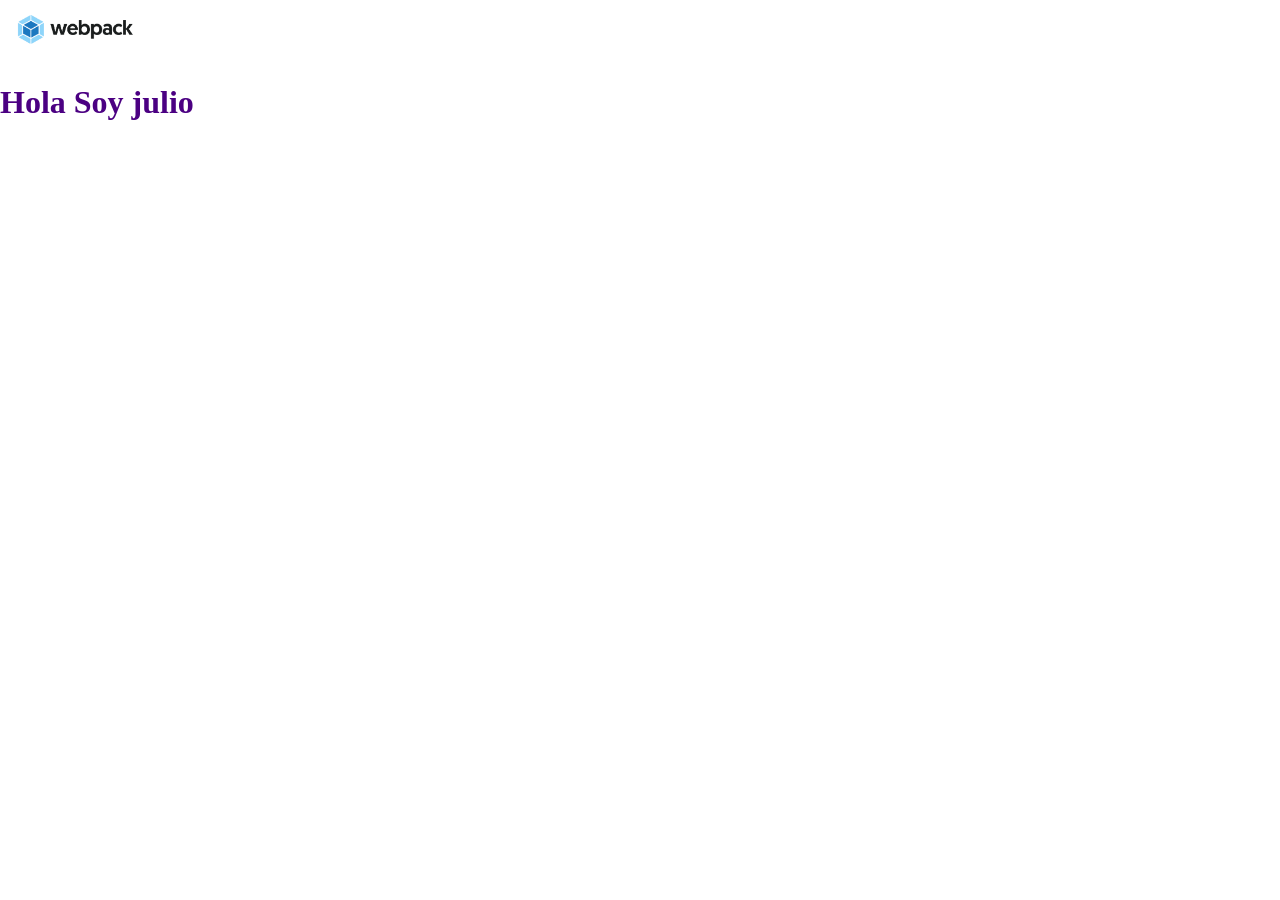
<file: docs/index.html>
<!doctype html><html lang="en"><head><meta charset="UTF-8"><meta http-equiv="X-UA-Compatible" content="IE=edge"><meta name="viewport" content="width=device-width,initial-scale=1"><title>WebPack</title><script defer="defer" src="main.77d2cf8f993a83f96064.js"></script><link href="main.ddd1004809e43602ad0b.css" rel="stylesheet"></head><body><img src="assets/imgs/webpack-logo.png" alt="WebPacklogo"/></body></html>
</file>
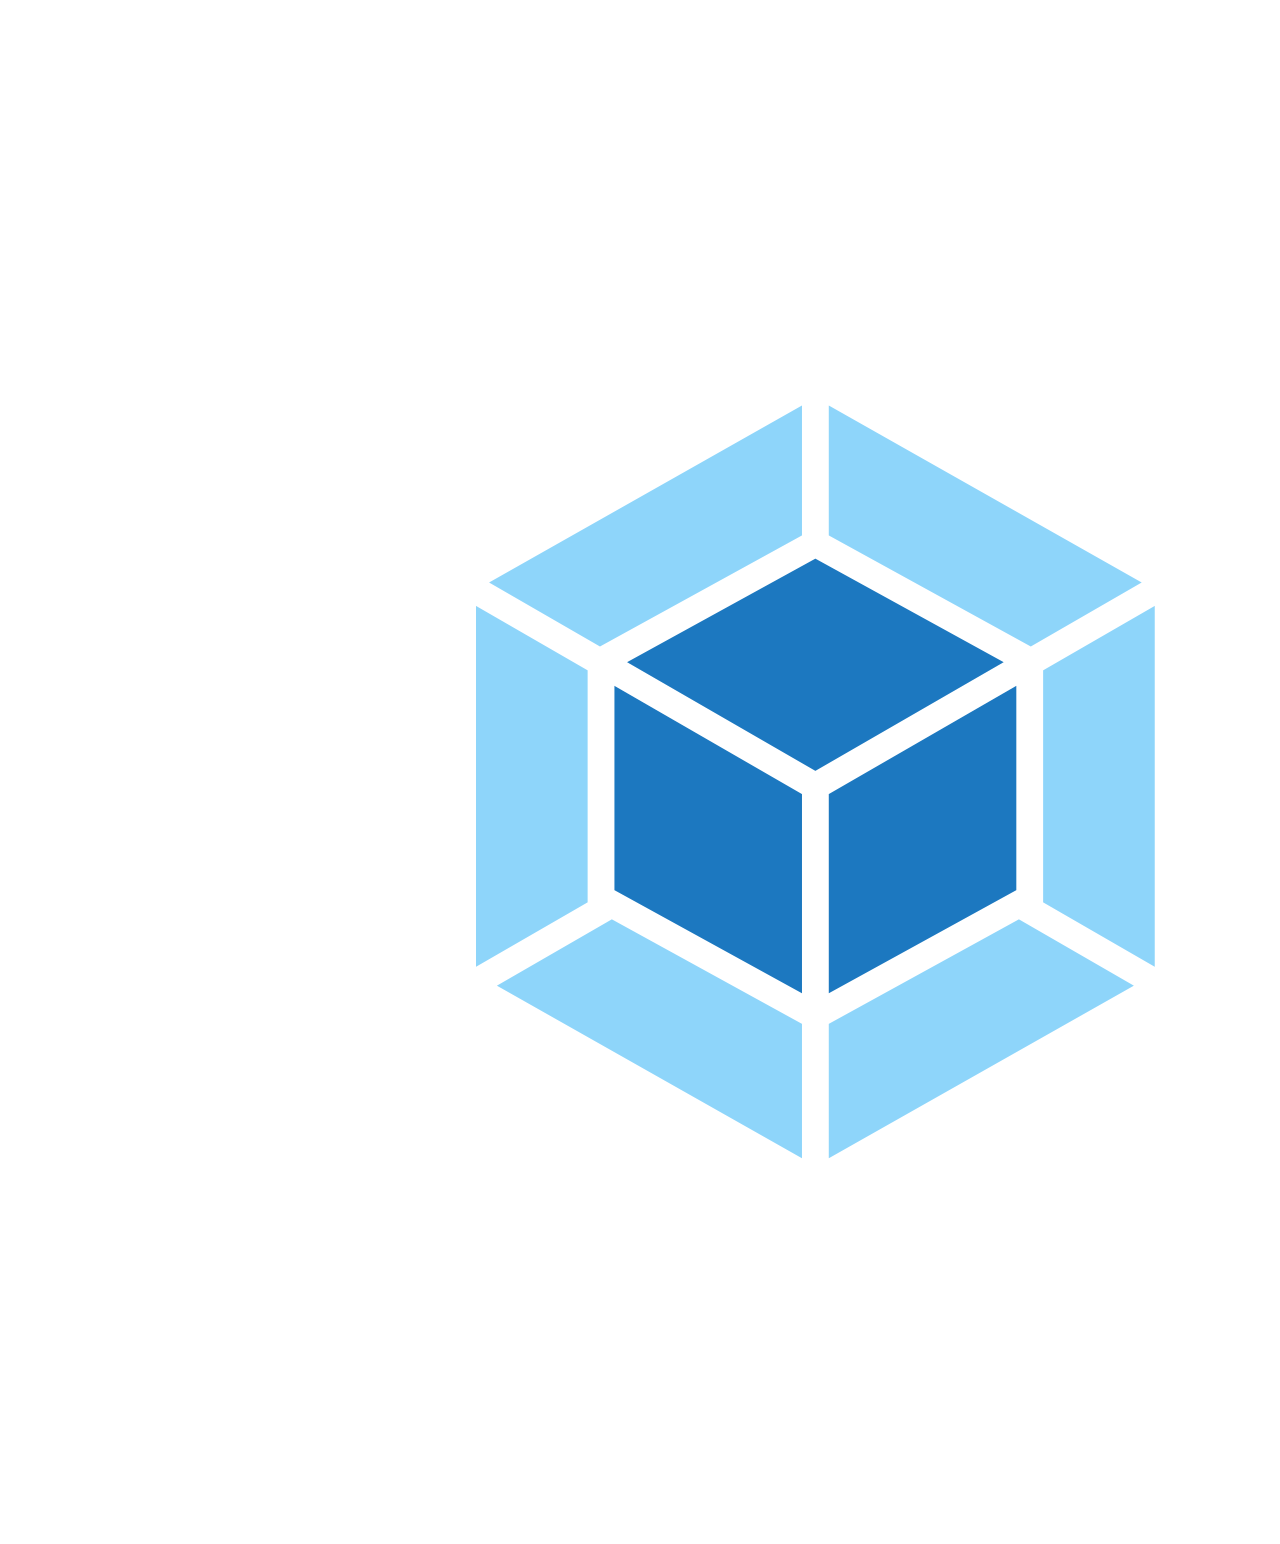
<file: src/index.html>
<!DOCTYPE html>
<html lang="en">
<head>
    <meta charset="UTF-8">
    <meta http-equiv="X-UA-Compatible" content="IE=edge">
    <meta name="viewport" content="width=device-width, initial-scale=1.0">
    <title>WebPack</title>
</head>
<body>
    <!--cometario-->
    <!--cometario-->
    <!--cometario-->
    <img src="assets/imgs/webpack-logo.png" alt="WebPacklogo"/>
</body>
</html>
</file>
<file: docs/main.ddd1004809e43602ad0b.css>
body,html{background-color:#fff;margin:0}img{width:150px}
</file>
